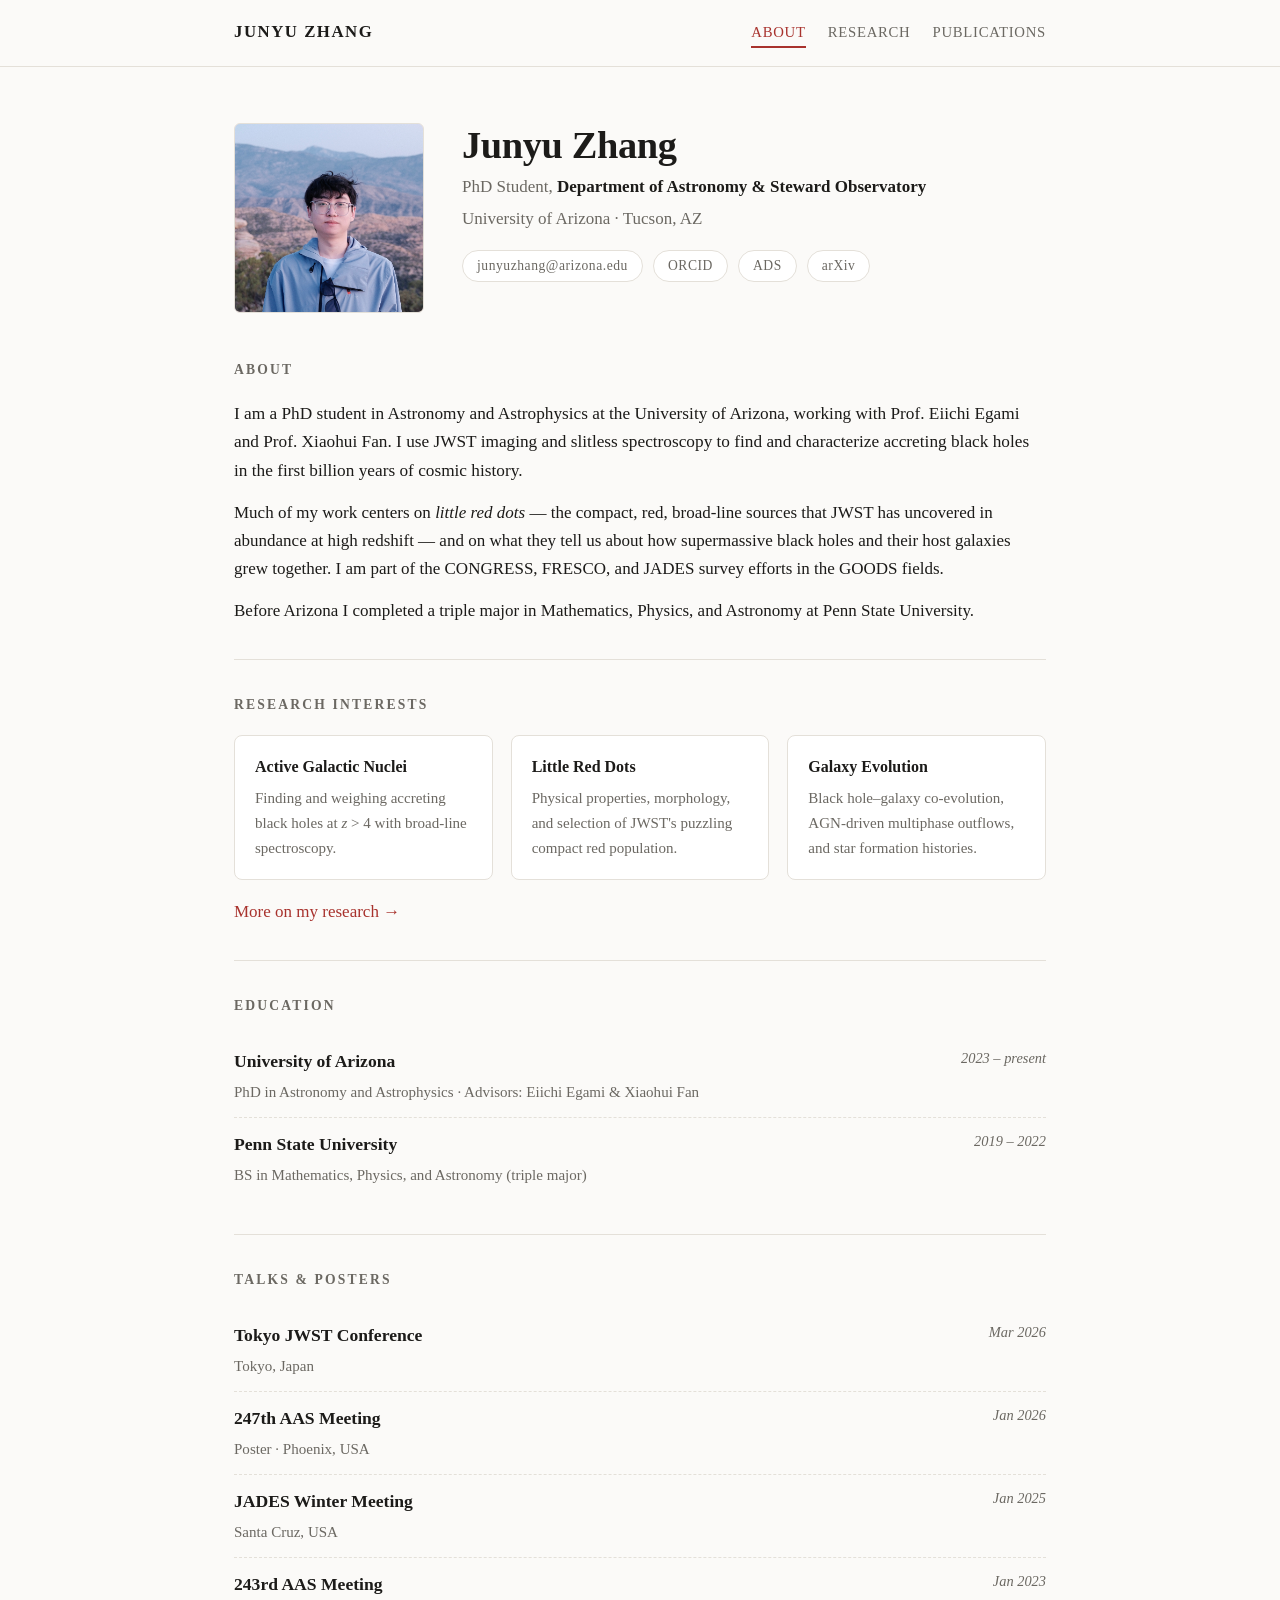
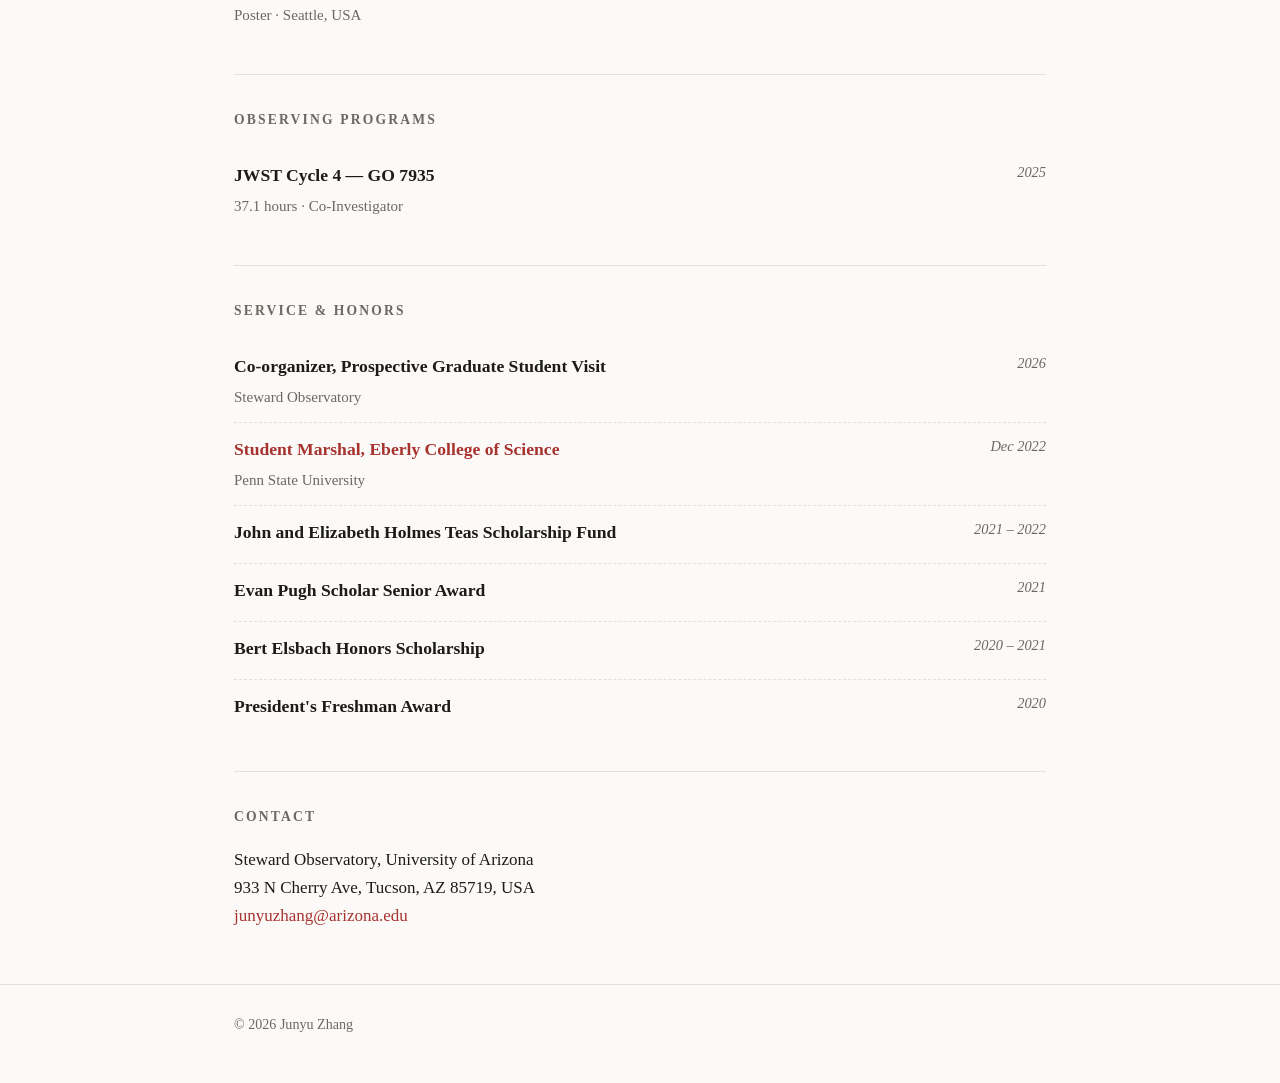
<file: index.html>
<!DOCTYPE html>
<html lang="en">
<head>
<meta charset="utf-8">
<meta name="viewport" content="width=device-width, initial-scale=1">
<title>Junyu Zhang — Astronomy, University of Arizona</title>
<meta name="description" content="Junyu Zhang is a PhD student in Astronomy and Astrophysics at the University of Arizona, studying active galactic nuclei, little red dots, and galaxy evolution with JWST.">
<link rel="stylesheet" href="style.css">
</head>
<body>

<header class="site-header">
  <div class="wrap">
    <a class="brand" href="index.html">Junyu Zhang</a>
    <nav>
      <a href="index.html" class="active">About</a>
      <a href="research.html">Research</a>
      <a href="publications.html">Publications</a>
    </nav>
  </div>
</header>

<main class="wrap">

  <div class="hero">
    <div class="portrait"><img src="assets/IMG_6830.jpg" alt="Junyu Zhang"></div>
    <div>
      <h1>Junyu Zhang</h1>
      <p class="role">PhD Student, <a href="https://www.as.arizona.edu/"><strong>Department of Astronomy &amp; Steward Observatory</strong></a></p>
      <p class="role">University of Arizona · Tucson, AZ</p>
      <div class="links">
        <a href="mailto:junyuzhang@arizona.edu">junyuzhang@arizona.edu</a>
        <a href="https://orcid.org/0000-0002-1574-2045">ORCID</a>
        <a href="https://ui.adsabs.harvard.edu/public-libraries/">ADS</a>
        <a href="https://arxiv.org/a/zhang_junyu_1">arXiv</a>
      </div>
    </div>
  </div>

  <section>
    <h2>About</h2>
    <p class="lead">
      I am a PhD student in Astronomy and Astrophysics at the University of Arizona, working with
      Prof. Eiichi Egami and Prof. Xiaohui Fan. I use JWST imaging and slitless spectroscopy to find
      and characterize accreting black holes in the first billion years of cosmic history.
    </p>
    <p>
      Much of my work centers on <em>little red dots</em> — the compact, red, broad-line sources that JWST
      has uncovered in abundance at high redshift — and on what they tell us about how supermassive black
      holes and their host galaxies grew together. I am part of the CONGRESS, FRESCO, and JADES survey
      efforts in the GOODS fields.
    </p>
    <p>
      Before Arizona I completed a triple major in Mathematics, Physics, and Astronomy at Penn State University.
    </p>
  </section>

  <section>
    <h2>Research Interests</h2>
    <div class="topics">
      <a class="topic" href="research.html#agn">
        <h3>Active Galactic Nuclei</h3>
        <p>Finding and weighing accreting black holes at <em>z</em> &gt; 4 with broad-line spectroscopy.</p>
      </a>
      <a class="topic" href="research.html#little-red-dots">
        <h3>Little Red Dots</h3>
        <p>Physical properties, morphology, and selection of JWST's puzzling compact red population.</p>
      </a>
      <a class="topic" href="research.html#galaxy-evolution">
        <h3>Galaxy Evolution</h3>
        <p>Black hole–galaxy co-evolution, AGN-driven multiphase outflows, and star formation histories.</p>
      </a>
    </div>
    <p style="margin-top:18px"><a href="research.html">More on my research →</a></p>
  </section>

  <section>
    <h2>Education</h2>
    <div class="entry">
      <div>
        <h3>University of Arizona</h3>
        <div class="sub">PhD in Astronomy and Astrophysics · Advisors: Eiichi Egami &amp; Xiaohui Fan</div>
      </div>
      <div class="when">2023 – present</div>
    </div>
    <div class="entry">
      <div>
        <h3>Penn State University</h3>
        <div class="sub">BS in Mathematics, Physics, and Astronomy (triple major)</div>
      </div>
      <div class="when">2019 – 2022</div>
    </div>
  </section>

  <section>
    <h2>Talks &amp; Posters</h2>
    <div class="entry">
      <div><h3>Tokyo JWST Conference</h3><div class="sub">Tokyo, Japan</div></div>
      <div class="when">Mar 2026</div>
    </div>
    <div class="entry">
      <div><h3>247th AAS Meeting</h3><div class="sub">Poster · Phoenix, USA</div></div>
      <div class="when">Jan 2026</div>
    </div>
    <div class="entry">
      <div><h3>JADES Winter Meeting</h3><div class="sub">Santa Cruz, USA</div></div>
      <div class="when">Jan 2025</div>
    </div>
    <div class="entry">
      <div><h3>243rd AAS Meeting</h3><div class="sub">Poster · Seattle, USA</div></div>
      <div class="when">Jan 2023</div>
    </div>
  </section>

  <section>
    <h2>Observing Programs</h2>
    <div class="entry">
      <div>
        <h3>JWST Cycle 4 — GO 7935</h3>
        <div class="sub">37.1 hours · Co-Investigator</div>
      </div>
      <div class="when">2025</div>
    </div>
  </section>

  <section>
    <h2>Service &amp; Honors</h2>
    <div class="entry">
      <div><h3>Co-organizer, Prospective Graduate Student Visit</h3><div class="sub">Steward Observatory</div></div>
      <div class="when">2026</div>
    </div>
    <div class="entry">
      <div><h3><a href="https://science.psu.edu/news/fall-2022-student-marshal">Student Marshal, Eberly College of Science</a></h3><div class="sub">Penn State University</div></div>
      <div class="when">Dec 2022</div>
    </div>
    <div class="entry">
      <div><h3>John and Elizabeth Holmes Teas Scholarship Fund</h3></div>
      <div class="when">2021 – 2022</div>
    </div>
    <div class="entry">
      <div><h3>Evan Pugh Scholar Senior Award</h3></div>
      <div class="when">2021</div>
    </div>
    <div class="entry">
      <div><h3>Bert Elsbach Honors Scholarship</h3></div>
      <div class="when">2020 – 2021</div>
    </div>
    <div class="entry">
      <div><h3>President's Freshman Award</h3></div>
      <div class="when">2020</div>
    </div>
  </section>

  <section>
    <h2>Contact</h2>
    <p>
      Steward Observatory, University of Arizona<br>
      933 N Cherry Ave, Tucson, AZ 85719, USA<br>
      <a href="mailto:junyuzhang@arizona.edu">junyuzhang@arizona.edu</a>
    </p>
  </section>

</main>

<footer>
  <div class="wrap">© 2026 Junyu Zhang</div>
</footer>

</body>
</html>
</file>
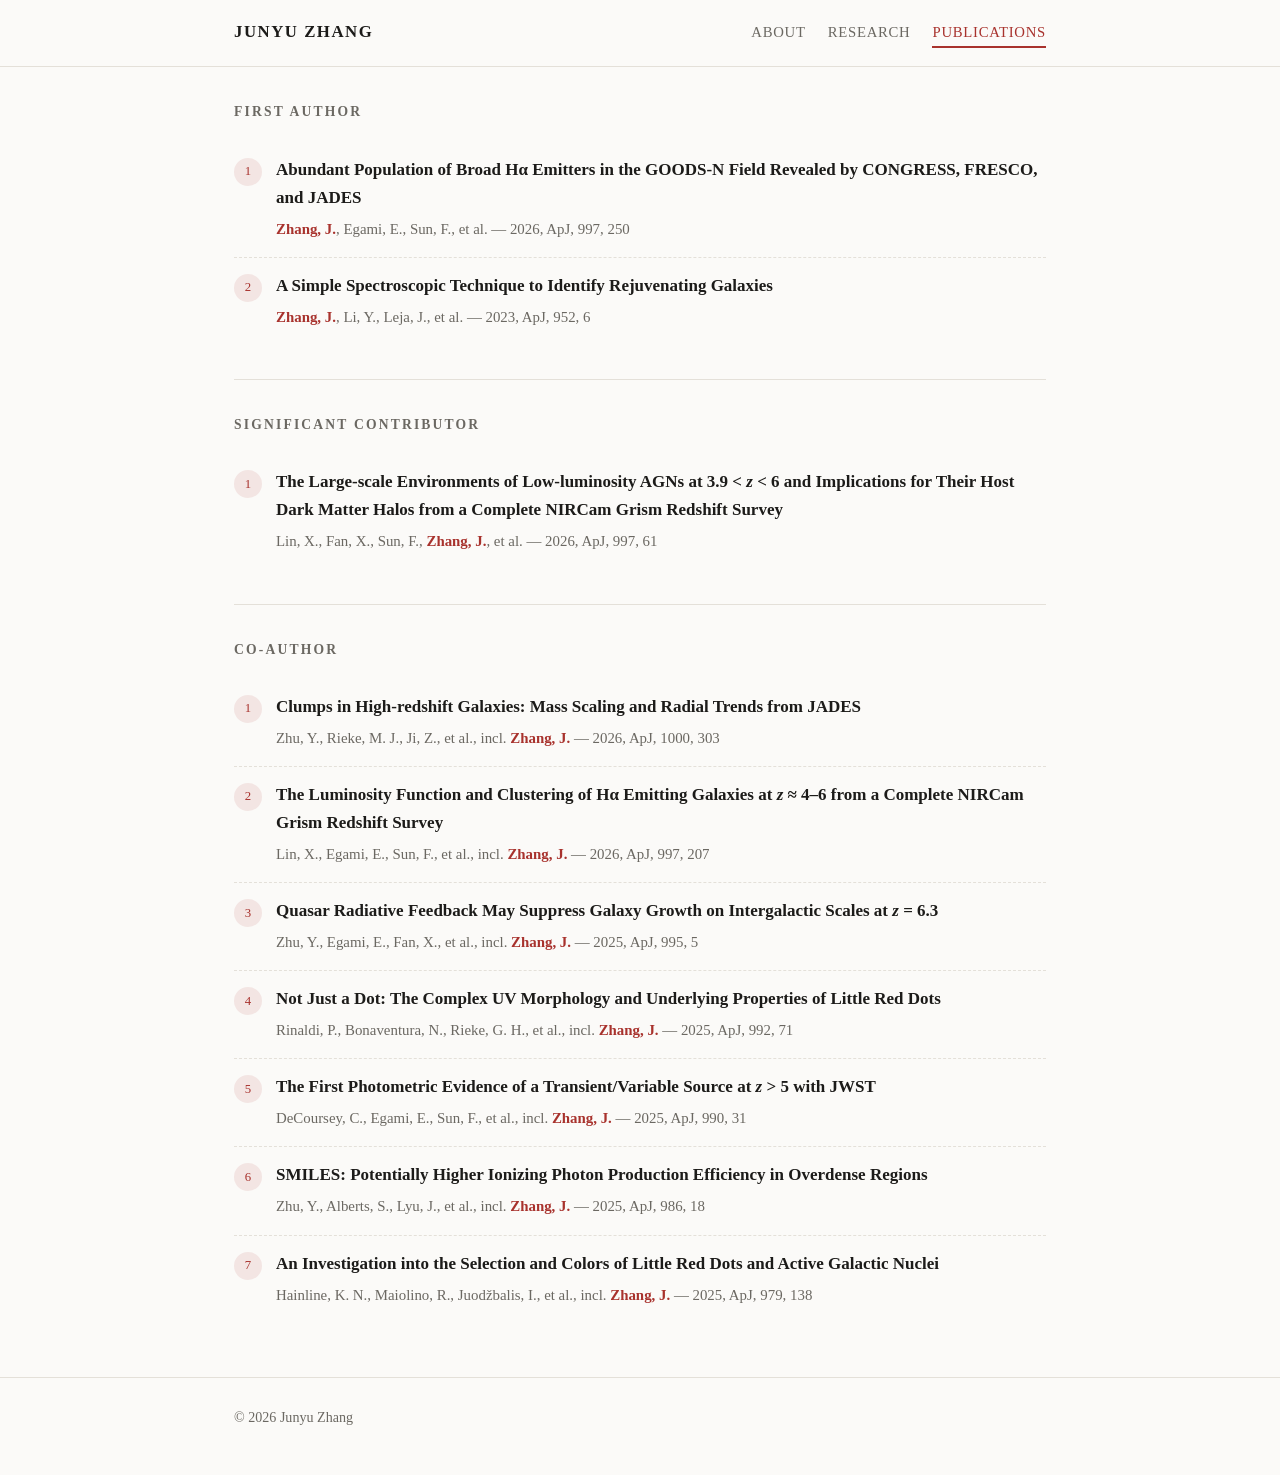
<file: publications.html>
<!DOCTYPE html>
<html lang="en">
<head>
<meta charset="utf-8">
<meta name="viewport" content="width=device-width, initial-scale=1">
<title>Publications — Junyu Zhang</title>
<meta name="description" content="Refereed publications of Junyu Zhang, University of Arizona.">
<link rel="stylesheet" href="style.css">
</head>
<body>

<header class="site-header">
  <div class="wrap">
    <a class="brand" href="index.html">Junyu Zhang</a>
    <nav>
      <a href="index.html">About</a>
      <a href="research.html">Research</a>
      <a href="publications.html" class="active">Publications</a>
    </nav>
  </div>
</header>

<main class="wrap">

  <section>
    <h2>First Author</h2>
    <ol class="pubs">
      <li>
        <a class="pub-title" href="https://arxiv.org/abs/2505.02895">Abundant Population of Broad H&alpha; Emitters in the GOODS-N Field Revealed by CONGRESS, FRESCO, and JADES</a>
        <span class="pub-meta"><span class="me">Zhang, J.</span>, Egami, E., Sun, F., et al. — 2026, ApJ, 997, 250</span>
      </li>
      <li>
        <a class="pub-title" href="https://arxiv.org/abs/2211.10450">A Simple Spectroscopic Technique to Identify Rejuvenating Galaxies</a>
        <span class="pub-meta"><span class="me">Zhang, J.</span>, Li, Y., Leja, J., et al. — 2023, ApJ, 952, 6</span>
      </li>
    </ol>
  </section>

  <section>
    <h2>Significant Contributor</h2>
    <ol class="pubs">
      <li>
        <a class="pub-title" href="https://arxiv.org/abs/2505.02896">The Large-scale Environments of Low-luminosity AGNs at 3.9 &lt; <em>z</em> &lt; 6 and Implications for Their Host Dark Matter Halos from a Complete NIRCam Grism Redshift Survey</a>
        <span class="pub-meta">Lin, X., Fan, X., Sun, F., <span class="me">Zhang, J.</span>, et al. — 2026, ApJ, 997, 61</span>
      </li>
    </ol>
  </section>

  <section>
    <h2>Co-author</h2>
    <ol class="pubs">
      <li>
        <a class="pub-title" href="https://arxiv.org/abs/2601.15965">Clumps in High-redshift Galaxies: Mass Scaling and Radial Trends from JADES</a>
        <span class="pub-meta">Zhu, Y., Rieke, M. J., Ji, Z., et al., incl. <span class="me">Zhang, J.</span> — 2026, ApJ, 1000, 303</span>
      </li>
      <li>
        <a class="pub-title" href="https://arxiv.org/abs/2504.08028">The Luminosity Function and Clustering of H&alpha; Emitting Galaxies at <em>z</em> &asymp; 4–6 from a Complete NIRCam Grism Redshift Survey</a>
        <span class="pub-meta">Lin, X., Egami, E., Sun, F., et al., incl. <span class="me">Zhang, J.</span> — 2026, ApJ, 997, 207</span>
      </li>
      <li>
        <a class="pub-title" href="https://arxiv.org/abs/2509.00153">Quasar Radiative Feedback May Suppress Galaxy Growth on Intergalactic Scales at <em>z</em> = 6.3</a>
        <span class="pub-meta">Zhu, Y., Egami, E., Fan, X., et al., incl. <span class="me">Zhang, J.</span> — 2025, ApJ, 995, 5</span>
      </li>
      <li>
        <a class="pub-title" href="https://arxiv.org/abs/2411.14383">Not Just a Dot: The Complex UV Morphology and Underlying Properties of Little Red Dots</a>
        <span class="pub-meta">Rinaldi, P., Bonaventura, N., Rieke, G. H., et al., incl. <span class="me">Zhang, J.</span> — 2025, ApJ, 992, 71</span>
      </li>
      <li>
        <a class="pub-title" href="https://arxiv.org/abs/2504.17007">The First Photometric Evidence of a Transient/Variable Source at <em>z</em> &gt; 5 with JWST</a>
        <span class="pub-meta">DeCoursey, C., Egami, E., Sun, F., et al., incl. <span class="me">Zhang, J.</span> — 2025, ApJ, 990, 31</span>
      </li>
      <li>
        <a class="pub-title" href="https://arxiv.org/abs/2410.14804">SMILES: Potentially Higher Ionizing Photon Production Efficiency in Overdense Regions</a>
        <span class="pub-meta">Zhu, Y., Alberts, S., Lyu, J., et al., incl. <span class="me">Zhang, J.</span> — 2025, ApJ, 986, 18</span>
      </li>
      <li>
        <a class="pub-title" href="https://arxiv.org/abs/2410.00100">An Investigation into the Selection and Colors of Little Red Dots and Active Galactic Nuclei</a>
        <span class="pub-meta">Hainline, K. N., Maiolino, R., Juod&#382;balis, I., et al., incl. <span class="me">Zhang, J.</span> — 2025, ApJ, 979, 138</span>
      </li>
    </ol>
  </section>

</main>

<footer>
  <div class="wrap">© 2026 Junyu Zhang</div>
</footer>

</body>
</html>
</file>
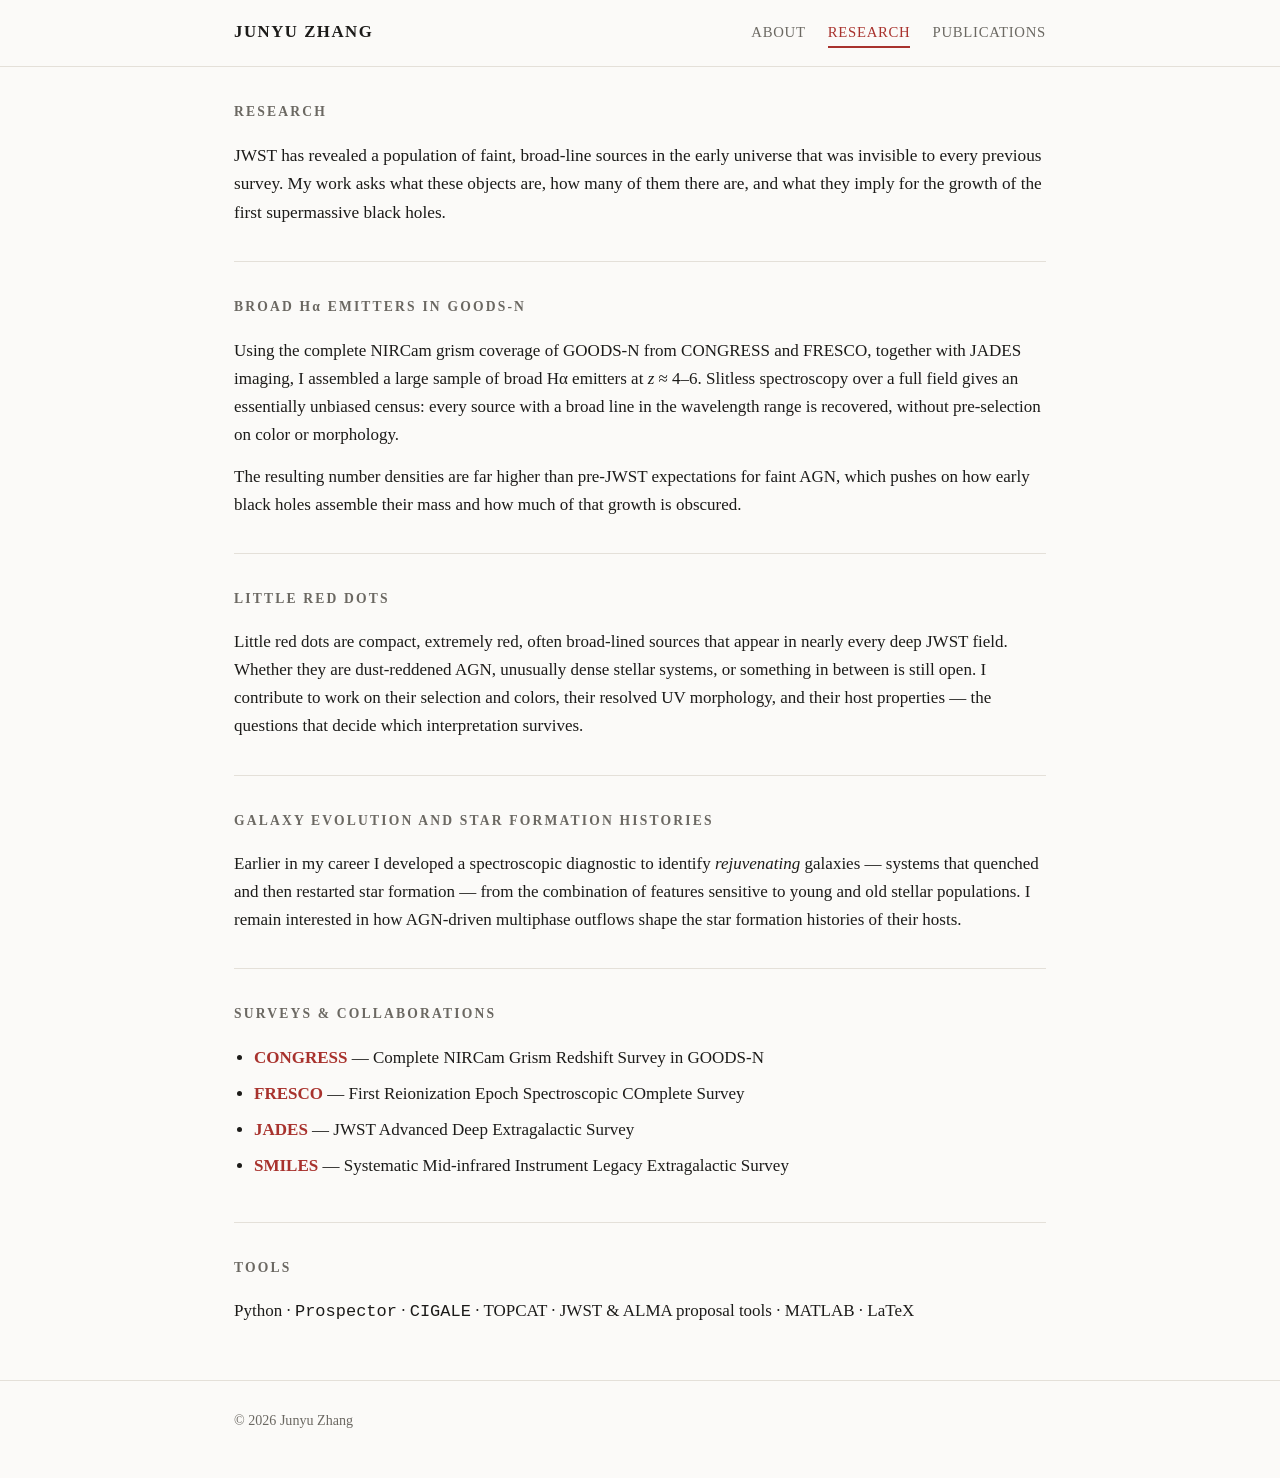
<file: research.html>
<!DOCTYPE html>
<html lang="en">
<head>
<meta charset="utf-8">
<meta name="viewport" content="width=device-width, initial-scale=1">
<title>Research — Junyu Zhang</title>
<meta name="description" content="Research of Junyu Zhang: broad-line AGN at high redshift, little red dots, and galaxy evolution with JWST.">
<link rel="stylesheet" href="style.css">
</head>
<body>

<header class="site-header">
  <div class="wrap">
    <a class="brand" href="index.html">Junyu Zhang</a>
    <nav>
      <a href="index.html">About</a>
      <a href="research.html" class="active">Research</a>
      <a href="publications.html">Publications</a>
    </nav>
  </div>
</header>

<main class="wrap">

  <section>
    <h2>Research</h2>
    <p class="lead">
      JWST has revealed a population of faint, broad-line sources in the early universe that was invisible
      to every previous survey. My work asks what these objects are, how many of them there are, and what
      they imply for the growth of the first supermassive black holes.
    </p>
  </section>

  <section id="agn">
    <h2><a href="https://en.wikipedia.org/wiki/Active_galactic_nucleus">Broad <span class="nocaps">H&alpha;</span> emitters in GOODS-N</a></h2>
    <p>
      Using the complete NIRCam grism coverage of GOODS-N from CONGRESS and FRESCO, together with JADES
      imaging, I assembled a large sample of broad H&alpha; emitters at <em>z</em> &asymp; 4–6. Slitless
      spectroscopy over a full field gives an essentially unbiased census: every source with a broad line
      in the wavelength range is recovered, without pre-selection on color or morphology.
    </p>
    <p>
      The resulting number densities are far higher than pre-JWST expectations for faint AGN, which pushes
      on how early black holes assemble their mass and how much of that growth is obscured.
    </p>
  </section>

  <section id="little-red-dots">
    <h2><a href="https://en.wikipedia.org/wiki/Little_Red_Dots">Little red dots</a></h2>
    <p>
      Little red dots are compact, extremely red, often broad-lined sources that appear in nearly every deep
      JWST field. Whether they are dust-reddened AGN, unusually dense stellar systems, or something in
      between is still open. I contribute to work on their selection and colors, their resolved UV
      morphology, and their host properties — the questions that decide which interpretation survives.
    </p>
  </section>

  <section id="galaxy-evolution">
    <h2><a href="https://en.wikipedia.org/wiki/Galaxy_formation_and_evolution">Galaxy evolution and star formation histories</a></h2>
    <p>
      Earlier in my career I developed a spectroscopic diagnostic to identify <em>rejuvenating</em>
      galaxies — systems that quenched and then restarted star formation — from the combination of features
      sensitive to young and old stellar populations. I remain interested in how AGN-driven multiphase
      outflows shape the star formation histories of their hosts.
    </p>
  </section>

  <section>
    <h2>Surveys &amp; Collaborations</h2>
    <ul class="bullets">
      <li><a href="https://arxiv.org/abs/2504.08028"><strong>CONGRESS</strong></a> — Complete NIRCam Grism Redshift Survey in GOODS-N</li>
      <li><a href="https://www.unige.ch/sciences/astro/cosmicdawn/jwst-surveys/fresco"><strong>FRESCO</strong></a> — First Reionization Epoch Spectroscopic COmplete Survey</li>
      <li><a href="https://jades-survey.github.io/"><strong>JADES</strong></a> — JWST Advanced Deep Extragalactic Survey</li>
      <li><a href="https://archive.stsci.edu/hlsp/smiles"><strong>SMILES</strong></a> — Systematic Mid-infrared Instrument Legacy Extragalactic Survey</li>
    </ul>
  </section>

  <section>
    <h2>Tools</h2>
    <p>
      Python · <code>Prospector</code> · <code>CIGALE</code> · TOPCAT · JWST &amp; ALMA proposal tools · MATLAB · LaTeX
    </p>
  </section>

</main>

<footer>
  <div class="wrap">© 2026 Junyu Zhang</div>
</footer>

</body>
</html>
</file>
<file: style.css>
:root {
  --bg: #fbfaf8;
  --surface: #ffffff;
  --text: #1c1b19;
  --muted: #6b6862;
  --line: #e4e0d9;
  --accent: #a8322d;
  --accent-soft: #f3e5e3;
  --maxw: 860px;
}

@media (prefers-color-scheme: dark) {
  :root {
    --bg: #14140f;
    --surface: #1c1c17;
    --text: #ece9e3;
    --muted: #9c978d;
    --line: #2f2e28;
    --accent: #e0776f;
    --accent-soft: #2a1d1c;
  }
}

* { box-sizing: border-box; }

html { scroll-behavior: smooth; }

body {
  margin: 0;
  background: var(--bg);
  color: var(--text);
  font-family: "Iowan Old Style", "Palatino Linotype", Palatino, Georgia, serif;
  font-size: 17px;
  line-height: 1.65;
  -webkit-font-smoothing: antialiased;
}

a { color: var(--accent); text-decoration: none; }
a:hover { text-decoration: underline; }

.wrap { max-width: var(--maxw); margin: 0 auto; padding: 0 24px; }

/* ---------- header / nav ---------- */

.site-header {
  border-bottom: 1px solid var(--line);
  background: var(--bg);
  position: sticky;
  top: 0;
  z-index: 10;
}

.site-header .wrap {
  display: flex;
  align-items: baseline;
  justify-content: space-between;
  gap: 16px;
  flex-wrap: wrap;
  padding-top: 18px;
  padding-bottom: 18px;
}

.brand {
  font-size: 1.05rem;
  letter-spacing: 0.09em;
  text-transform: uppercase;
  color: var(--text);
  font-weight: 600;
}
.brand:hover { text-decoration: none; color: var(--accent); }

nav { display: flex; gap: 22px; }

nav a {
  color: var(--muted);
  font-size: 0.92rem;
  letter-spacing: 0.05em;
  text-transform: uppercase;
}
nav a:hover, nav a.active { color: var(--accent); text-decoration: none; }
nav a.active { border-bottom: 2px solid var(--accent); padding-bottom: 2px; }

/* ---------- hero ---------- */

.hero {
  display: grid;
  grid-template-columns: 190px 1fr;
  gap: 38px;
  align-items: start;
  padding: 56px 0 12px;
}

.portrait {
  width: 190px;
  height: 190px;
  border-radius: 6px;
  border: 1px solid var(--line);
  background: var(--accent-soft);
  overflow: hidden;
}

.portrait img {
  width: 100%;
  height: 100%;
  object-fit: cover;
  object-position: 50% 15%;
  transform: scale(1.3);
}

.hero h1 {
  margin: 0 0 6px;
  font-size: 2.4rem;
  line-height: 1.15;
  letter-spacing: -0.01em;
}

.hero .zh { color: var(--muted); font-size: 1.4rem; margin-left: 10px; }

.role { color: var(--muted); margin: 0 0 4px; }
.role strong { color: var(--text); font-weight: 600; }

.links {
  margin-top: 16px;
  display: flex;
  flex-wrap: wrap;
  gap: 10px;
}

.links a {
  border: 1px solid var(--line);
  border-radius: 999px;
  padding: 4px 14px;
  font-size: 0.85rem;
  letter-spacing: 0.04em;
  color: var(--muted);
  background: var(--surface);
}
.links a:hover { color: var(--accent); border-color: var(--accent); text-decoration: none; }

/* ---------- sections ---------- */

section { padding: 34px 0; }
section + section { border-top: 1px solid var(--line); }

h2 {
  font-size: 0.85rem;
  letter-spacing: 0.16em;
  text-transform: uppercase;
  color: var(--muted);
  font-weight: 600;
  margin: 0 0 18px;
}

h2 .nocaps { text-transform: none; }
h2 a { color: inherit; }
h2 a:hover { color: var(--accent); text-decoration: none; }

h3 { font-size: 1.1rem; margin: 0 0 4px; }

p { margin: 0 0 14px; }
p:last-child { margin-bottom: 0; }

.lead { font-size: 1.08rem; }

ul.plain { list-style: none; padding: 0; margin: 0; }

ul.bullets { padding-left: 20px; margin: 0; }
ul.bullets li { margin-bottom: 8px; }

/* ---------- topic cards ---------- */

.topics { display: grid; gap: 18px; grid-template-columns: repeat(auto-fit, minmax(230px, 1fr)); }

.topic {
  background: var(--surface);
  border: 1px solid var(--line);
  border-radius: 8px;
  padding: 18px 20px;
}
.topic h3 { font-size: 1rem; margin-bottom: 6px; color: var(--text); }
.topic p { font-size: 0.94rem; color: var(--muted); margin: 0; }

a.topic { display: block; transition: border-color 0.15s, transform 0.15s; }
a.topic:hover { border-color: var(--accent); transform: translateY(-2px); text-decoration: none; }
a.topic:hover h3 { color: var(--accent); }

/* ---------- entries (education / talks / honors) ---------- */

.entry {
  display: grid;
  grid-template-columns: 1fr auto;
  gap: 8px 20px;
  padding: 12px 0;
  border-bottom: 1px dashed var(--line);
}
.entry:last-child { border-bottom: none; }
.entry .when { color: var(--muted); font-size: 0.9rem; font-style: italic; white-space: nowrap; }
.entry .sub { color: var(--muted); font-size: 0.94rem; }

/* ---------- publications ---------- */

ol.pubs { list-style: none; counter-reset: pub; padding: 0; margin: 0; }

ol.pubs li {
  counter-increment: pub;
  position: relative;
  padding: 14px 0 14px 42px;
  border-bottom: 1px dashed var(--line);
}
ol.pubs li:last-child { border-bottom: none; }

ol.pubs li::before {
  content: counter(pub);
  position: absolute;
  left: 0;
  top: 16px;
  width: 28px;
  height: 28px;
  border-radius: 50%;
  background: var(--accent-soft);
  color: var(--accent);
  font-size: 0.8rem;
  display: flex;
  align-items: center;
  justify-content: center;
}

.pub-title { display: block; font-weight: 600; margin-bottom: 3px; color: var(--text); }
a.pub-title:hover { color: var(--accent); text-decoration: none; }
.pub-meta { color: var(--muted); font-size: 0.93rem; }
.me { color: var(--accent); font-weight: 700; }

/* ---------- footer ---------- */

footer {
  border-top: 1px solid var(--line);
  margin-top: 20px;
  padding: 28px 0 46px;
  color: var(--muted);
  font-size: 0.88rem;
}

/* ---------- responsive ---------- */

@media (max-width: 640px) {
  body { font-size: 16px; }
  .hero { grid-template-columns: 1fr; gap: 22px; padding-top: 34px; }
  .portrait { width: 140px; height: 140px; }
  .hero h1 { font-size: 1.9rem; }
  .entry { grid-template-columns: 1fr; }
  .entry .when { white-space: normal; }
  nav { gap: 16px; }
}
</file>
